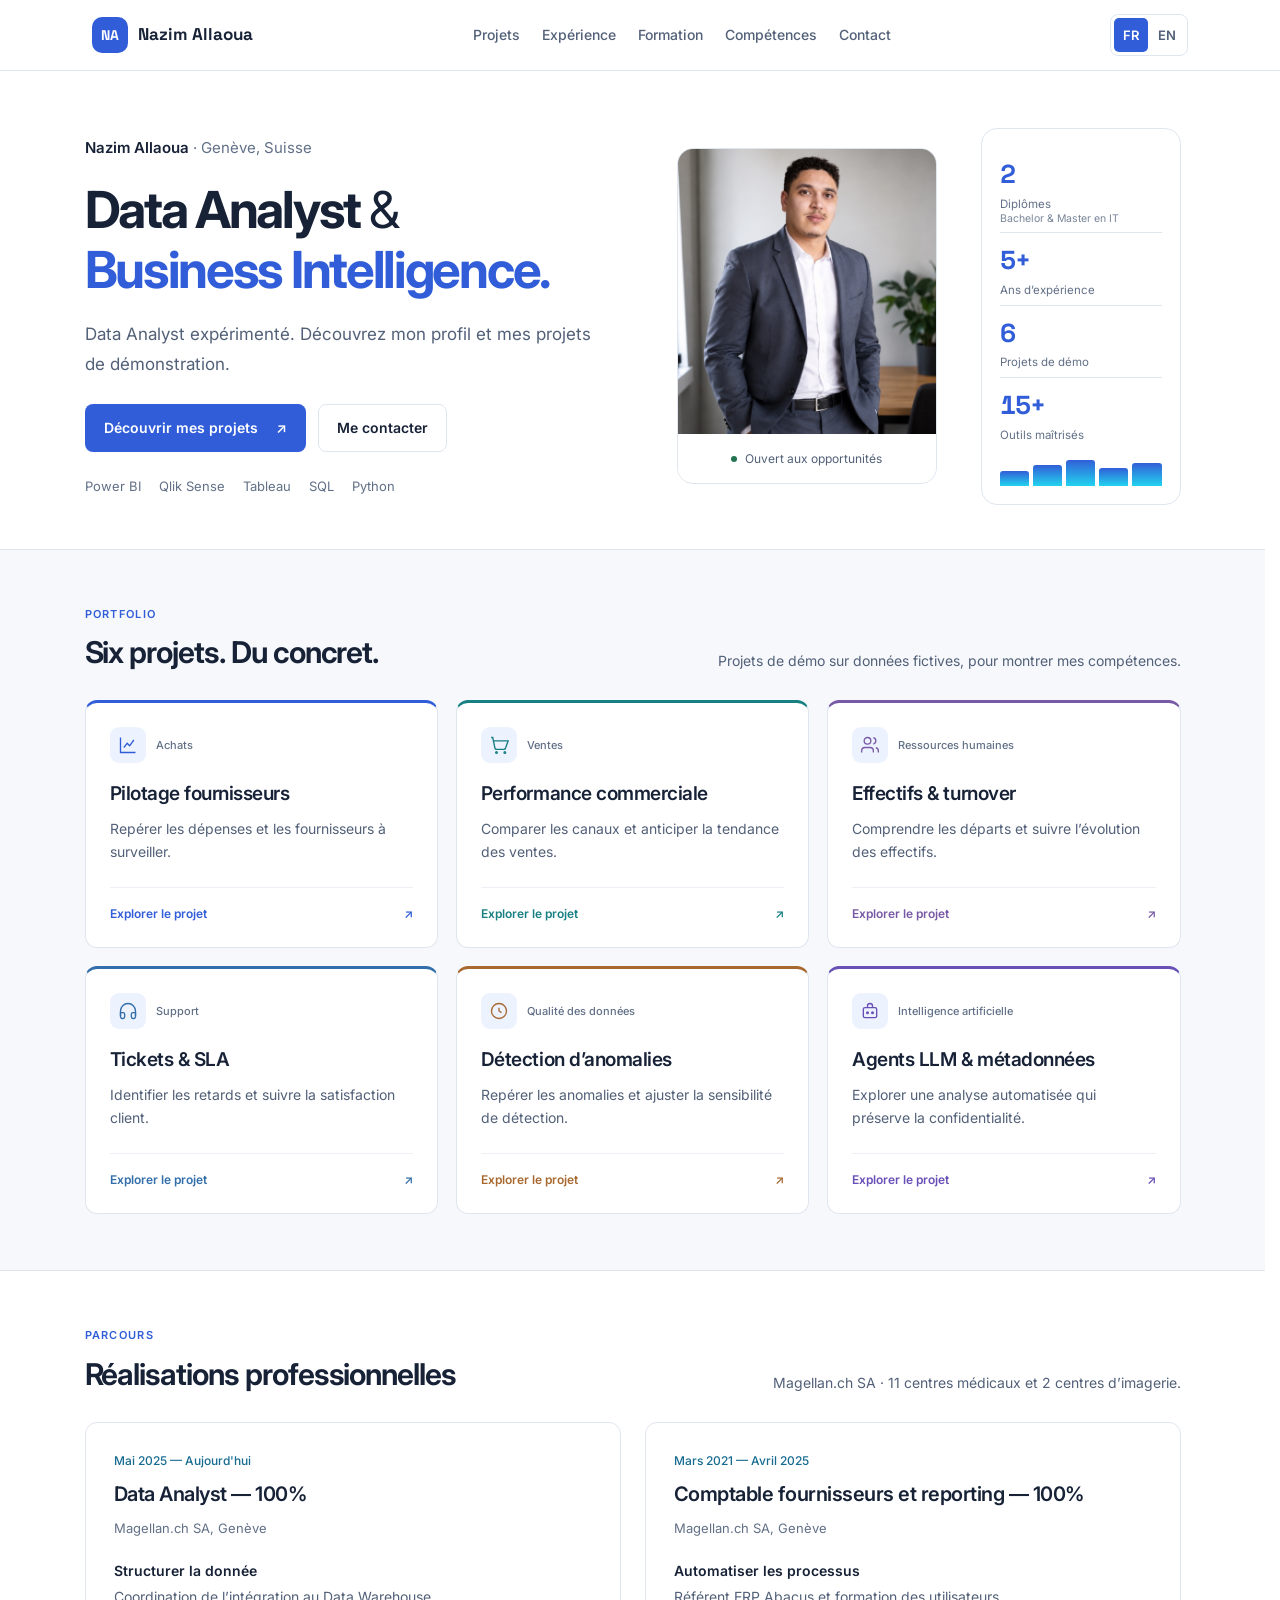
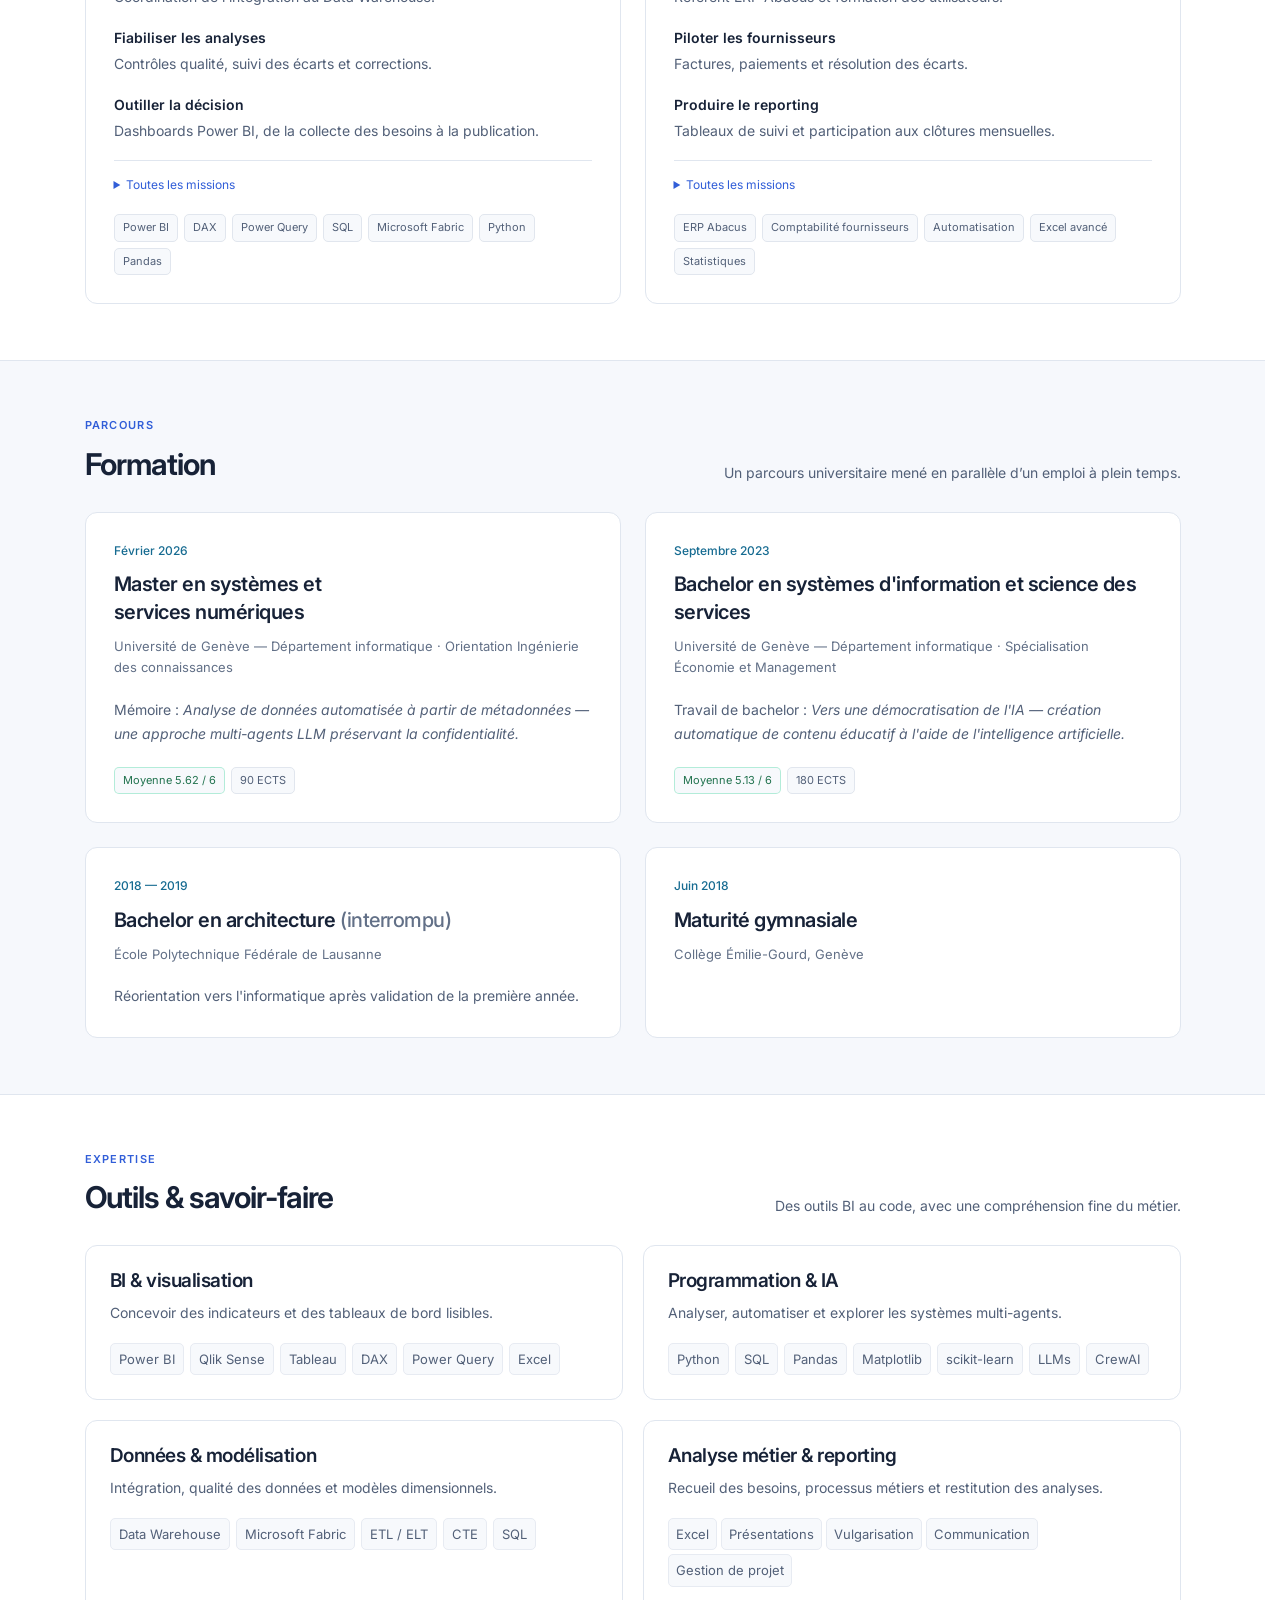
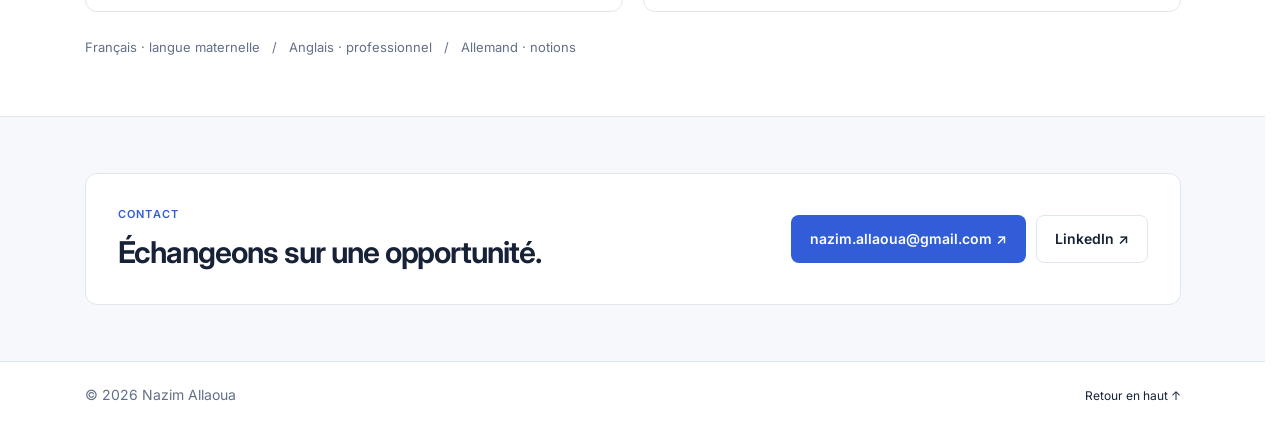
<file: index.html>
<!DOCTYPE html>
<html lang="fr">
<head>
<meta charset="UTF-8">
<meta name="viewport" content="width=device-width, initial-scale=1.0">
<title>Nazim Allaoua — Data Analyst &amp; Business Intelligence</title>
<meta name="description" content="Data Analyst &amp; Business Intelligence à Genève. Master en systèmes et services numériques (UNIGE), spécialisation ingénierie des connaissances. Portfolio et projets data interactifs.">
<link rel="icon" href="data:image/svg+xml,%3Csvg xmlns='http://www.w3.org/2000/svg' viewBox='0 0 64 64'%3E%3Cdefs%3E%3ClinearGradient id='g' x1='0' y1='0' x2='1' y2='1'%3E%3Cstop offset='0' stop-color='%237c8cff'/%3E%3Cstop offset='1' stop-color='%2322d3ee'/%3E%3C/linearGradient%3E%3C/defs%3E%3Crect width='64' height='64' rx='16' fill='url(%23g)'/%3E%3Ctext x='32' y='42' font-family='Arial' font-weight='800' font-size='28' fill='%230a0e17' text-anchor='middle'%3ENA%3C/text%3E%3C/svg%3E">
<link rel="preconnect" href="https://fonts.googleapis.com">
<link rel="preconnect" href="https://fonts.gstatic.com" crossorigin>
<link href="https://fonts.googleapis.com/css2?family=Inter:wght@400;500;600;700&family=Space+Grotesk:wght@500;600;700;800&display=swap" rel="stylesheet">
<link rel="stylesheet" href="css/style.css?v=14">
<link rel="stylesheet" href="css/home.css?v=14">
</head>
<body class="portfolio-home">
<nav class="nav"><div class="container">
<a href="#top" class="brand"><span class="brand-mark">NA</span> Nazim Allaoua</a>
<button class="nav-toggle" aria-label="Menu" aria-expanded="false" aria-controls="main-menu"><span>Menu</span></button>
<ul class="nav-links" id="main-menu"><li><a href="#projets"><span data-en="Projects">Projets</span></a></li><li><a href="#experience"><span data-en="Experience">Expérience</span></a></li><li><a href="#formation"><span data-en="Education">Formation</span></a></li><li><a href="#competences"><span data-en="Skills">Compétences</span></a></li><li><a href="#contact">Contact</a></li></ul>
<div class="nav-actions"><div class="language-switch" role="group" aria-label="Langue / Language"><button type="button" data-lang="fr" aria-pressed="true" aria-label="Français">FR</button><button type="button" data-lang="en" aria-pressed="false" aria-label="English">EN</button></div></div>
</div></nav>
<header id="top" class="home-hero"><div class="container home-intro"><div class="intro-copy"><p class="intro-eyebrow">Nazim Allaoua <span>· <span data-en="Geneva, Switzerland">Genève, Suisse</span></span></p><h1>Data Analyst <span class="amp">&amp;</span><br><span class="blue">Business Intelligence.</span></h1><p class="intro-description"><span data-en="Experienced Data Analyst. Discover my profile and demo projects.">Data Analyst expérimenté. Découvrez mon profil et mes projets de démonstration.</span></p><div class="intro-actions"><a href="#projets" class="btn btn-primary"><span data-en="Explore my projects">Découvrir mes projets</span> <span aria-hidden="true">↗</span></a><a href="#contact" class="btn btn-ghost"><span data-en="Get in touch">Me contacter</span></a></div><div class="intro-stack"><span>Power BI</span><span>Qlik Sense</span><span>Tableau</span><span>SQL</span><span>Python</span></div></div><div class="profile-photo"><img src="assets/portrait-full-700.jpg" srcset="assets/portrait-full-700.jpg 700w, assets/portrait-full-1000.jpg 1000w" sizes="(max-width: 600px) 160px, 280px" alt="Nazim Allaoua" width="1122" height="1402" fetchpriority="high"><div class="photo-label"><span class="availability-dot"></span><span data-en="Open to opportunities">Ouvert aux opportunités</span></div></div><div class="hero-data-strip"><div class="hds-item"><strong data-count="2">0</strong><span data-en="Degrees">Diplômes</span><span class="hds-sub" data-en="Bachelor &amp; Master in IT">Bachelor &amp; Master en IT</span></div><div class="hds-item"><strong data-count="5" data-suffix="+">0</strong><span data-en="Years of experience">Ans d’expérience</span></div><div class="hds-item"><strong data-count="6">0</strong><span data-en="Demo projects">Projets de démo</span></div><div class="hds-item"><strong data-count="15" data-suffix="+">0</strong><span data-en="Tools mastered">Outils maîtrisés</span></div><div class="hds-bars" aria-hidden="true"><i style="--i:0"></i><i style="--i:1"></i><i style="--i:2"></i><i style="--i:3"></i><i style="--i:4"></i></div></div></div></header>
<main>
<section id="projets" class="home-section projects-section"><div class="container"><div class="home-section-head"><div><p class="section-kicker">Portfolio</p><h2><span data-en="Six projects. Practical skills.">Six projets. Du concret.</span></h2></div><p><span data-en="Demo projects on fictional data, showcasing my skills.">Projets de démo sur données fictives, pour montrer mes compétences.</span></p></div><div class="project-grid"><a class="project-tile" href="projects/achats.html"><div class="tile-top"><span class="tile-icon" aria-hidden="true"><svg viewBox="0 0 24 24" fill="none" stroke="currentColor" stroke-width="1.6"><path d="M3 3v18h18"/><path d="M7 15l4-5 3 3 5-7"/></svg></span><span class="tile-category"><span data-en="Purchasing">Achats</span></span></div><h3><span data-en="Supplier management">Pilotage fournisseurs</span></h3><p><span data-en="Identify spending and suppliers that need attention.">Repérer les dépenses et les fournisseurs à surveiller.</span></p><div class="tile-bottom"><span><span data-en="Explore project">Explorer le projet</span></span><span aria-hidden="true">↗</span></div></a><a class="project-tile" href="projects/ventes.html"><div class="tile-top"><span class="tile-icon" aria-hidden="true"><svg viewBox="0 0 24 24" fill="none" stroke="currentColor" stroke-width="1.6"><circle cx="9" cy="21" r="1"/><circle cx="19" cy="21" r="1"/><path d="M2.5 3h2l2.6 12.6a2 2 0 0 0 2 1.6h8.8a2 2 0 0 0 2-1.6L23 7H6"/></svg></span><span class="tile-category"><span data-en="Sales">Ventes</span></span></div><h3><span data-en="Sales performance">Performance commerciale</span></h3><p><span data-en="Compare channels and forecast sales trends.">Comparer les canaux et anticiper la tendance des ventes.</span></p><div class="tile-bottom"><span><span data-en="Explore project">Explorer le projet</span></span><span aria-hidden="true">↗</span></div></a><a class="project-tile" href="projects/rh.html"><div class="tile-top"><span class="tile-icon" aria-hidden="true"><svg viewBox="0 0 24 24" fill="none" stroke="currentColor" stroke-width="1.6"><path d="M16 21v-2a4 4 0 0 0-4-4H6a4 4 0 0 0-4 4v2"/><circle cx="9" cy="7" r="4"/><path d="M22 21v-2a4 4 0 0 0-3-3.87"/><path d="M16 3.13a4 4 0 0 1 0 7.75"/></svg></span><span class="tile-category"><span data-en="Human resources">Ressources humaines</span></span></div><h3><span data-en="Headcount &amp; turnover">Effectifs &amp; turnover</span></h3><p><span data-en="Understand departures and monitor headcount changes.">Comprendre les départs et suivre l’évolution des effectifs.</span></p><div class="tile-bottom"><span><span data-en="Explore project">Explorer le projet</span></span><span aria-hidden="true">↗</span></div></a><a class="project-tile" href="projects/support.html"><div class="tile-top"><span class="tile-icon" aria-hidden="true"><svg viewBox="0 0 24 24" fill="none" stroke="currentColor" stroke-width="1.6"><path d="M3 18v-6a9 9 0 0 1 18 0v6"/><path d="M21 19a2 2 0 0 1-2 2h-1a2 2 0 0 1-2-2v-3a2 2 0 0 1 2-2h3zM3 19a2 2 0 0 0 2 2h1a2 2 0 0 0 2-2v-3a2 2 0 0 0-2-2H3z"/></svg></span><span class="tile-category"><span data-en="Support">Support</span></span></div><h3><span data-en="Tickets &amp; SLAs">Tickets &amp; SLA</span></h3><p><span data-en="Identify delays and monitor customer satisfaction.">Identifier les retards et suivre la satisfaction client.</span></p><div class="tile-bottom"><span><span data-en="Explore project">Explorer le projet</span></span><span aria-hidden="true">↗</span></div></a><a class="project-tile" href="projects/qualite-donnees.html"><div class="tile-top"><span class="tile-icon" aria-hidden="true"><svg viewBox="0 0 24 24" fill="none" stroke="currentColor" stroke-width="1.6"><circle cx="12" cy="12" r="9"/><path d="M12 8v4l3 2"/></svg></span><span class="tile-category"><span data-en="Data quality">Qualité des données</span></span></div><h3><span data-en="Anomaly detection">Détection d’anomalies</span></h3><p><span data-en="Find anomalies and adjust detection sensitivity.">Repérer les anomalies et ajuster la sensibilité de détection.</span></p><div class="tile-bottom"><span><span data-en="Explore project">Explorer le projet</span></span><span aria-hidden="true">↗</span></div></a><a class="project-tile" href="projects/ia.html"><div class="tile-top"><span class="tile-icon" aria-hidden="true"><svg viewBox="0 0 24 24" fill="none" stroke="currentColor" stroke-width="1.6"><rect x="4" y="8" width="16" height="12" rx="2"/><path d="M9 8V6a3 3 0 0 1 6 0v2"/><circle cx="9" cy="14" r="1"/><circle cx="15" cy="14" r="1"/></svg></span><span class="tile-category"><span data-en="Artificial intelligence">Intelligence artificielle</span></span></div><h3><span data-en="LLM agents &amp; metadata">Agents LLM &amp; métadonnées</span></h3><p><span data-en="Explore automated analysis that preserves privacy.">Explorer une analyse automatisée qui préserve la confidentialité.</span></p><div class="tile-bottom"><span><span data-en="Explore project">Explorer le projet</span></span><span aria-hidden="true">↗</span></div></a></div></div></section>
<section id="experience" class="home-section resume-section">
  <div class="container">
<div class="home-section-head"><div><p class="section-kicker"><span data-en="Background">Parcours</span></p><h2><span data-en="Professional contributions">Réalisations professionnelles</span></h2></div><p><span data-en="Magellan.ch SA · 11 medical centres and 2 imaging centres.">Magellan.ch SA · 11 centres médicaux et 2 centres d’imagerie.</span></p></div>
    <div class="resume-grid">
      <div class="tl-item">
        <div class="tl-dot"></div>
        <div class="tl-head"><h3>Data Analyst — 100%</h3><span class="tl-period">Mai 2025 — Aujourd'hui</span></div>
        <div class="tl-org">Magellan.ch SA, Genève</div>
        <ul class="achievement-list"><li><strong><span data-en="Structure data">Structurer la donnée</span></strong><span><span data-en="Coordinating integration into the data warehouse.">Coordination de l’intégration au Data Warehouse.</span></span></li><li><strong><span data-en="Improve reliability">Fiabiliser les analyses</span></strong><span><span data-en="Quality checks, discrepancy tracking and corrections.">Contrôles qualité, suivi des écarts et corrections.</span></span></li><li><strong><span data-en="Support decisions">Outiller la décision</span></strong><span><span data-en="Power BI dashboards, from requirements to publishing.">Dashboards Power BI, de la collecte des besoins à la publication.</span></span></li></ul><details class="mission-details"><summary><span data-en="All responsibilities">Toutes les missions</span></summary><ul>
          <li>Coordination de l'intégration des données dans le Data Warehouse</li>
          <li>Contrôle qualité des données : exactitude, complétude et mise à jour</li>
          <li>Suivi et mise en place des corrections nécessaires</li>
          <li>Conception de tableaux de bord Power BI : recueil des besoins, connexion aux sources (DW, Excel…), nettoyage via Power Query, indicateurs DAX, conception UX, publication et gestion des accès via Power BI Service</li>
          <li>Analyses Excel ponctuelles réalisées à la demande de la Direction</li>
        </ul></details>
        <div class="tl-badges"><span class="badge">Power BI</span><span class="badge">DAX</span><span class="badge">Power Query</span><span class="badge">SQL</span><span class="badge">Microsoft Fabric</span><span class="badge">Python</span><span class="badge">Pandas</span></div>
      </div>
      <div class="tl-item">
        <div class="tl-dot"></div>
        <div class="tl-head"><h3>Comptable fournisseurs et reporting — 100%</h3><span class="tl-period">Mars 2021 — Avril 2025</span></div>
        <div class="tl-org">Magellan.ch SA, Genève</div>
        <ul class="achievement-list"><li><strong><span data-en="Automate processes">Automatiser les processus</span></strong><span><span data-en="Abacus ERP key user and user training.">Référent ERP Abacus et formation des utilisateurs.</span></span></li><li><strong><span data-en="Manage suppliers">Piloter les fournisseurs</span></strong><span><span data-en="Invoices, payments and discrepancy resolution.">Factures, paiements et résolution des écarts.</span></span></li><li><strong><span data-en="Deliver reporting">Produire le reporting</span></strong><span><span data-en="Monitoring dashboards and month-end closing support.">Tableaux de suivi et participation aux clôtures mensuelles.</span></span></li></ul><details class="mission-details"><summary><span data-en="All responsibilities">Toutes les missions</span></summary><ul>
          <li>Gestion complète du cycle de comptabilité fournisseurs (factures, commandes, contrats, paiements)</li>
          <li>Gestion des rappels, échéances et paiements fournisseurs dans les délais</li>
          <li>Suivi des fournisseurs, résolution des écarts et traitement des litiges de facturation</li>
          <li>Répondant ERP Abacus : automatisation des processus et formation des utilisateurs</li>
          <li>Rationalisation et digitalisation des processus internes</li>
          <li>Participation aux bouclements mensuels et production de tableaux de bord de suivi</li>
        </ul></details>
        <div class="tl-badges"><span class="badge">ERP Abacus</span><span class="badge">Comptabilité fournisseurs</span><span class="badge">Automatisation</span><span class="badge">Excel avancé</span><span class="badge">Statistiques</span></div>
      </div>
    </div>
  </div>
</section>

<section id="formation" class="home-section resume-section">
  <div class="container">
<div class="home-section-head"><div><p class="section-kicker"><span data-en="Background">Parcours</span></p><h2><span data-en="Education">Formation</span></h2></div><p><span data-en="University studies completed alongside full-time employment.">Un parcours universitaire mené en parallèle d’un emploi à plein temps.</span></p></div>
    <div class="resume-grid">
      <div class="tl-item">
        <div class="tl-dot"></div>
        <div class="tl-head"><h3>Master en systèmes et<br>services numériques</h3><span class="tl-period">Février 2026</span></div>
        <div class="tl-org">Université de Genève — Département informatique · Orientation Ingénierie des connaissances</div>
        <p style="margin-bottom:10px">Mémoire : <em>Analyse de données automatisée à partir de métadonnées — une approche multi-agents LLM préservant la confidentialité.</em></p>
        <div class="tl-badges"><span class="badge grade">Moyenne 5.62 / 6</span><span class="badge">90 ECTS</span></div>
      </div>
      <div class="tl-item">
        <div class="tl-dot"></div>
        <div class="tl-head"><h3>Bachelor en systèmes d'information et science des services</h3><span class="tl-period">Septembre 2023</span></div>
        <div class="tl-org">Université de Genève — Département informatique · Spécialisation Économie et Management</div>
        <p style="margin-bottom:10px">Travail de bachelor : <em>Vers une démocratisation de l'IA — création automatique de contenu éducatif à l'aide de l'intelligence artificielle.</em></p>
        <div class="tl-badges"><span class="badge grade">Moyenne 5.13 / 6</span><span class="badge">180 ECTS</span></div>
      </div>
      <div class="tl-item">
        <div class="tl-dot"></div>
        <div class="tl-head"><h3>Bachelor en architecture <span style="color:var(--text-faint); font-weight:500;">(interrompu)</span></h3><span class="tl-period">2018 — 2019</span></div>
        <div class="tl-org">École Polytechnique Fédérale de Lausanne</div>
        <p style="margin:0">Réorientation vers l'informatique après validation de la première année.</p>
      </div>
      <div class="tl-item">
        <div class="tl-dot"></div>
        <div class="tl-head"><h3>Maturité gymnasiale</h3><span class="tl-period">Juin 2018</span></div>
        <div class="tl-org">Collège Émilie-Gourd, Genève</div>
      </div>
    </div>
  </div>
</section>
<section id="competences" class="home-section"><div class="container"><div class="home-section-head"><div><p class="section-kicker">Expertise</p><h2><span data-en="Tools &amp; expertise">Outils &amp; savoir-faire</span></h2></div><p><span data-en="BI tools, code, and a sharp grasp of the business.">Des outils BI au code, avec une compréhension fine du métier.</span></p></div><div class="skill-grid skills-focused"><div class="skill-cat"><h3><span data-en="BI &amp; visualisation">BI &amp; visualisation</span></h3><p><span data-en="Design clear indicators and dashboards.">Concevoir des indicateurs et des tableaux de bord lisibles.</span></p><div class="chip-row"><span class="chip">Power BI</span><span class="chip">Qlik Sense</span><span class="chip">Tableau</span><span class="chip">DAX</span><span class="chip">Power Query</span><span class="chip">Excel</span></div></div><div class="skill-cat"><h3><span data-en="Programming &amp; AI">Programmation &amp; IA</span></h3><p><span data-en="Analyse, automate and explore multi-agent systems.">Analyser, automatiser et explorer les systèmes multi-agents.</span></p><div class="chip-row"><span class="chip">Python</span><span class="chip">SQL</span><span class="chip">Pandas</span><span class="chip">Matplotlib</span><span class="chip">scikit-learn</span><span class="chip">LLMs</span><span class="chip">CrewAI</span></div></div><div class="skill-cat"><h3><span data-en="Data &amp; modelling">Données &amp; modélisation</span></h3><p><span data-en="Integration, data quality and dimensional models.">Intégration, qualité des données et modèles dimensionnels.</span></p><div class="chip-row"><span class="chip">Data Warehouse</span><span class="chip">Microsoft Fabric</span><span class="chip">ETL / ELT</span><span class="chip">CTE</span><span class="chip">SQL</span></div></div><div class="skill-cat"><h3><span data-en="Business analysis &amp; reporting">Analyse métier &amp; reporting</span></h3><p><span data-en="Requirements gathering, business processes and communicating findings.">Recueil des besoins, processus métiers et restitution des analyses.</span></p><div class="chip-row chip-row-tight"><span class="chip">Excel</span><span class="chip"><span data-en="Presentations">Présentations</span></span><span class="chip"><span data-en="Simplifying complex topics">Vulgarisation</span></span><span class="chip">Communication</span><span class="chip"><span data-en="Project management">Gestion de projet</span></span></div></div></div><p class="language-note"><span data-en="French · native &amp;nbsp; / &amp;nbsp; English · professional &amp;nbsp; / &amp;nbsp; German · basic">Français · langue maternelle &nbsp; / &nbsp; Anglais · professionnel &nbsp; / &nbsp; Allemand · notions</span></p></div></section>
<section id="contact" class="home-section"><div class="container"><div class="contact-banner"><div><p class="section-kicker">Contact</p><h2><span data-en="Let’s discuss an opportunity.">Échangeons sur une opportunité.</span></h2></div><div class="contact-buttons"><a class="btn btn-primary" href="mailto:nazim.allaoua@gmail.com">nazim.allaoua@gmail.com ↗</a><a class="btn btn-ghost" href="https://www.linkedin.com/in/nazim-allaoua" target="_blank" rel="noopener">LinkedIn ↗</a></div></div></div></section>
</main>
<footer><div class="container"><p>© 2026 Nazim Allaoua</p><a href="#top"><span data-en="Back to top ↑">Retour en haut ↑</span></a></div></footer>
<script src="js/translations.js?v=14"></script><script src="js/i18n.js?v=14"></script><script src="js/main.js?v=14"></script></body></html>
</file>
<file: css/style.css>
/* ==========================================================================
   ALLAOUA Nazim — Portfolio — Design system
   ========================================================================== */

:root {
  --bg: #ffffff;
  --bg-alt: #f5f7fb;
  --surface: #ffffff;
  --surface-strong: #eef2f8;
  --border: #e0e6ef;
  --border-strong: #c6d0e0;
  --text: #172237;
  --text-dim: #526078;
  --text-faint: #627087;
  --accent: #315ed8;
  --accent-2: #166b91;
  --accent-3: #7953b4;
  --good: #22734f;
  --warn: #926415;
  --bad: #ba414b;
  --radius: 16px;
  --radius-sm: 10px;
  --shadow: 0 20px 60px -20px rgba(0, 0, 0, 0.6);
  --maxw: 1180px;
  --grad: linear-gradient(120deg, var(--accent) 0%, var(--accent-2) 60%, var(--accent-3) 120%);
}

* { box-sizing: border-box; }
html { scroll-behavior: smooth; scrollbar-gutter: stable; }

body {
  margin: 0;
  background: var(--bg);
  color: var(--text);
  font-family: "Inter", -apple-system, BlinkMacSystemFont, "Segoe UI", sans-serif;
  font-size: 16px;
  line-height: 1.6;
  -webkit-font-smoothing: antialiased;
  overflow-x: hidden;
}

body::before {
  content: "";
  position: fixed;
  inset: 0;
  z-index: -2;
  background:
    radial-gradient(60vw 60vw at 85% -10%, rgba(124, 140, 255, 0.16), transparent 60%),
    radial-gradient(50vw 50vw at -10% 20%, rgba(34, 211, 238, 0.10), transparent 60%),
    var(--bg);
}

body::after {
  content: "";
  position: fixed;
  inset: 0;
  z-index: -1;
  background-image:
    linear-gradient(rgba(255, 255, 255, 0.028) 1px, transparent 1px),
    linear-gradient(90deg, rgba(255, 255, 255, 0.028) 1px, transparent 1px);
  background-size: 42px 42px;
  mask-image: radial-gradient(80% 60% at 50% 0%, black, transparent 90%);
}

h1, h2, h3, h4 {
  font-family: "Space Grotesk", "Inter", sans-serif;
  font-weight: 600;
  line-height: 1.15;
  margin: 0 0 .5em;
  letter-spacing: -0.01em;
}

p { margin: 0 0 1em; color: var(--text-dim); }
a { color: inherit; text-decoration: none; }
img { max-width: 100%; display: block; }
ul { margin: 0; padding: 0; list-style: none; }

.container {
  max-width: var(--maxw);
  margin: 0 auto;
  padding: 0 28px;
}

section { position: relative; padding: 54px 0; }
/* Ancres : compense la hauteur de la nav fixe pour que le titre de section reste visible */
[id] { scroll-margin-top: 20px; }
section.tight { padding: 44px 0; }

.eyebrow {
  display: inline-flex;
  align-items: center;
  gap: 10px;
  font-size: 21px;
  font-weight: 700;
  letter-spacing: 0.05em;
  text-transform: uppercase;
  color: var(--accent-2);
  margin-bottom: 16px;
}
.eyebrow::before {
  content: "";
  width: 30px;
  height: 2px;
  background: var(--grad);
  border-radius: 2px;
}

.section-head { max-width: 620px; margin-bottom: 30px; }
.section-head h2 { font-size: clamp(20px, 2.4vw, 26px); font-weight: 500; color: var(--text); }
.section-head p { font-size: 17px; }

/* ---------- Buttons ---------- */
.btn {
  display: inline-flex;
  align-items: center;
  gap: 8px;
  padding: 12px 22px;
  border-radius: 999px;
  font-weight: 600;
  font-size: 15.5px;
  border: 1px solid var(--border-strong);
  background: var(--surface);
  color: var(--text);
  cursor: pointer;
  transition: transform .18s ease, border-color .18s ease, background .18s ease, box-shadow .18s ease;
  white-space: nowrap;
}
.btn:hover { transform: translateY(-2px); border-color: var(--accent); box-shadow: 0 10px 30px -12px rgba(124,140,255,.5); }
.btn-primary {
  background: var(--grad);
  border-color: transparent;
  color: #0a0e17;
}
.btn-primary:hover { box-shadow: 0 12px 34px -10px rgba(124,140,255,.6); }
.btn-ghost { background: transparent; }
.btn-sm { padding: 8px 16px; font-size: 14px; }

/* ---------- Nav ---------- */
.nav {
  position: fixed;
  top: 0; left: 0; right: 0;
  z-index: 100;
  padding: 16px 0;
  transition: background .25s ease, border-color .25s ease, padding .25s ease;
  border-bottom: 1px solid transparent;
}
.nav.scrolled {
  background: rgba(9, 12, 20, 0.78);
  backdrop-filter: blur(14px) saturate(140%);
  border-bottom: 1px solid var(--border);
  padding: 12px 0;
}
.nav .container { display: flex; align-items: center; justify-content: space-between; gap: 20px; }
.brand { display: flex; align-items: center; gap: 10px; font-family: "Space Grotesk", sans-serif; font-weight: 700; font-size: 17px; white-space: nowrap; flex-shrink: 0; }
@media (max-width: 1100px) { .nav-links { gap: 20px; } .nav-links a { font-size: 14.5px; } }
.brand-mark {
  width: 36px; height: 36px; border-radius: 10px;
  background: var(--grad);
  display: flex; align-items: center; justify-content: center;
  color: #0a0e17; font-weight: 800; font-size: 14px;
}
.nav-links { display: flex; align-items: center; gap: 30px; }
.nav-links a { font-size: 15.5px; color: var(--text-dim); font-weight: 500; transition: color .15s ease; position: relative; }
.nav-links a:hover { color: var(--text); }
.nav-links a.active { color: var(--text); }
.nav-links a.active::after {
  content: ""; position: absolute; left: 0; right: 0; bottom: -8px; height: 2px;
  background: var(--grad); border-radius: 2px;
}
.nav-actions { display: flex; align-items: center; gap: 12px; }
.nav-toggle { display: none; }
/* « Contact » est redondant avec le bouton « Me contacter » sur desktop ;
   on ne le garde que dans le menu mobile, où le bouton est masqué */
.nav-contact { display: none; }
@media (max-width: 860px) { .nav-contact { display: block; } }

@media (max-width: 860px) {
  .nav-links { position: fixed; top: 66px; left: 16px; right: 16px; flex-direction: column; align-items: stretch; gap: 4px;
    background: rgba(13,18,32,.97); border: 1px solid var(--border); border-radius: var(--radius); padding: 12px; backdrop-filter: blur(16px);
    box-shadow: var(--shadow);
    transform: translateY(-12px); opacity: 0; pointer-events: none; transition: all .2s ease; }
  .nav-links.open { transform: translateY(0); opacity: 1; pointer-events: auto; }
  .nav-links a { padding: 13px 14px; border-radius: 9px; font-size: 15.5px; }
  .nav-links a:hover { background: var(--surface); }
  .nav-links a.active { background: var(--surface); color: var(--accent-2); }
  .nav-links a.active::after { left: 0; right: auto; top: 8px; bottom: 8px; width: 3px; height: auto; border-radius: 2px; }
  .nav-links .nav-contact { margin-top: 8px; padding-top: 12px; border-top: 1px solid var(--border); }
  .nav-links .nav-cta {
    display: flex; align-items: center; justify-content: center; gap: 8px;
    background: var(--grad); color: #0a0e17; font-weight: 700; text-align: center;
    box-shadow: 0 10px 26px -12px rgba(124,140,255,.55);
  }
  .nav-links .nav-cta:hover { background: var(--grad); opacity: .92; }
  .nav-links .nav-cta.active { background: var(--grad); color: #0a0e17; }
  .nav-links .nav-cta.active::after { display: none; }
  .nav-toggle {
    display: flex; align-items: center; gap: 8px; height: 40px; padding: 0 16px;
    border-radius: 999px; border: 1px solid var(--border-strong); background: var(--surface);
    color: var(--text); font-family: inherit; font-size: 14px; font-weight: 600; cursor: pointer;
    transition: border-color .15s ease, background .15s ease, color .15s ease;
  }
  .nav-toggle:hover { border-color: var(--accent); color: var(--text); }
  .nav-toggle.open { background: var(--surface-strong); border-color: var(--accent); color: var(--accent-2); }
  .nav-actions { display: none; }
}

/* ---------- Hero ---------- */
.hero { padding: 122px 0 40px; }
.hero-grid { display: grid; grid-template-columns: 1fr 1fr; gap: 60px; align-items: start; }
.hero-tag {
  display: inline-flex; align-items: center; gap: 8px; padding: 6px 14px 6px 8px;
  border: 1px solid var(--border-strong); border-radius: 999px; font-size: 14.5px; color: var(--text-dim);
  background: var(--surface); margin-bottom: 22px;
}
.hero-tag .dot { width: 8px; height: 8px; border-radius: 50%; background: var(--good); box-shadow: 0 0 0 3px rgba(52,211,153,.18); }
.hero h1 { font-size: clamp(34px, 5vw, 58px); }
.hero h1 .grad { background: var(--grad); -webkit-background-clip: text; background-clip: text; color: transparent; }
.hero-lead { font-size: 19px; max-width: 560px; }
.hero-cta { display: flex; gap: 14px; flex-wrap: wrap; margin-top: 30px; }

.hero-card {
  position: relative;
  display: flex; flex-direction: column;
  min-height: 0;
}
.hero-photo-frame {
  position: relative;
  align-self: center;
  width: fit-content; max-width: 100%;
  flex: 1; min-height: 0;
  border-radius: 28px 28px 0 0;
  overflow: hidden;
}
.hero-photo { height: 100%; width: auto; max-width: 100%; display: block; }
.hero-card-body {
  position: relative;
  display: flex; flex-direction: column; align-items: center; text-align: center;
  padding: 28px 40px 40px; flex-shrink: 0;
  border-radius: 28px;
  border: 1px solid var(--border);
  background: linear-gradient(160deg, var(--surface-strong), var(--surface));
  box-shadow: var(--shadow);
  overflow: hidden;
}
.hero-card-body::before {
  content: ""; position: absolute; inset: -1px; border-radius: 28px; padding: 1px;
  background: var(--grad); opacity: .35;
  -webkit-mask: linear-gradient(#000 0 0) content-box, linear-gradient(#000 0 0);
  -webkit-mask-composite: xor; mask-composite: exclude; pointer-events: none;
  z-index: 2; pointer-events: none;
}
.hero-card h3 { font-size: 28px; margin-bottom: 10px; }
.hero-card .role {
  display: inline-flex; color: var(--accent-2); font-size: 15.5px; font-weight: 600;
  background: rgba(34,211,238,.08); border: 1px solid rgba(34,211,238,.25);
  padding: 6px 16px; border-radius: 999px; margin-bottom: 30px;
}
.hero-stats { display: flex; width: 100%; margin-top: auto; padding-top: 28px; border-top: 1px solid var(--border); }
.hero-stat { flex: 1; display: flex; flex-direction: column; align-items: center; gap: 6px; padding: 0 8px; position: relative; }
.hero-stat + .hero-stat::before { content: ""; position: absolute; left: 0; top: 2px; bottom: 2px; width: 1px; background: var(--border); }
.hero-stat strong { font-family: "Space Grotesk", sans-serif; font-size: 26px; }
.hero-stat span { font-size: 13px; color: var(--text-faint); line-height: 1.35; }

/* ---------- Cards / grids ---------- */
.grid-2 { display: grid; grid-template-columns: repeat(2, 1fr); gap: 22px; }
.grid-3 { display: grid; grid-template-columns: repeat(3, 1fr); gap: 22px; }
.grid-4 { display: grid; grid-template-columns: repeat(4, 1fr); gap: 18px; }

.card {
  background: var(--surface);
  border: 1px solid var(--border);
  border-radius: var(--radius);
  padding: 26px;
  transition: transform .26s cubic-bezier(.2,.7,.2,1), border-color .26s ease, background .26s ease;
  will-change: transform;
}
.card:hover { transform: translateY(-4px); border-color: var(--border-strong); background: var(--surface-strong); }
.project-details .card:hover { transform: none; background: transparent; border-color: transparent; }
.card .icon { width: 44px; height: 44px; border-radius: 12px; display: flex; align-items: center; justify-content: center; background: var(--surface-strong); border: 1px solid var(--border); margin-bottom: 16px; color: var(--accent-2); }
.card h3 { font-size: 18px; margin-bottom: 8px; }
.card p { font-size: 15.5px; margin-bottom: 0; }

/* ---------- About ---------- */
.about-grid { display: grid; grid-template-columns: 1fr 1fr; gap: 54px; align-items: center; }
.about-grid h2 { font-size: clamp(20px, 2.4vw, 26px); font-weight: 500; color: var(--text); }
.about-lead { font-size: 18px; color: var(--text); }
.about-points { display: grid; gap: 16px; margin-top: 26px; }
.about-point { display: flex; gap: 14px; }
.about-point .num { font-family: "Space Grotesk", sans-serif; font-weight: 700; color: var(--accent-2); font-size: 15px; padding-top: 2px; }
.about-point h4 { font-size: 16px; margin-bottom: 4px; }
.about-point p { font-size: 15px; margin: 0; }

/* ---------- Timeline (experience / education) ---------- */
.timeline { position: relative; padding-left: 34px; }
.timeline::before { content: ""; position: absolute; left: 7px; top: 6px; bottom: 6px; width: 2px; background: linear-gradient(var(--accent), transparent); }
.tl-item { position: relative; padding-bottom: 42px; }
.tl-item:last-child { padding-bottom: 0; }
.tl-dot { position: absolute; left: -34px; top: 4px; width: 16px; height: 16px; border-radius: 50%; background: var(--bg); border: 2px solid var(--accent-2); box-shadow: 0 0 0 4px rgba(34,211,238,.12); }
.tl-item.dim .tl-dot { border-color: var(--text-faint); box-shadow: none; }
.tl-head { display: flex; justify-content: space-between; align-items: baseline; gap: 14px; flex-wrap: wrap; margin-bottom: 6px; }
.tl-head h3 { font-size: 19.5px; margin: 0; }
.tl-period { font-size: 14px; color: var(--accent-2); font-weight: 600; white-space: nowrap; }
.tl-org { font-size: 15px; color: var(--text-faint); margin-bottom: 12px; }
.tl-item ul { display: grid; gap: 8px; }
.tl-item li { font-size: 15.5px; color: var(--text-dim); padding-left: 18px; position: relative; }
.tl-item li::before { content: ""; position: absolute; left: 0; top: 9px; width: 6px; height: 6px; border-radius: 50%; background: var(--accent); }
.tl-badges { display: flex; gap: 8px; flex-wrap: wrap; margin-top: 12px; }
.badge { font-size: 13px; padding: 4px 10px; border-radius: 999px; border: 1px solid var(--border-strong); color: var(--text-dim); background: var(--surface); }
.badge.grade { color: var(--good); border-color: rgba(52,211,153,.35); }

/* ---------- Skills ---------- */
.skill-cat { margin-bottom: 6px; }
.skill-cat h4 { font-size: 15.5px; color: var(--text); margin-bottom: 12px; display: flex; align-items: center; gap: 8px; }
.skill-cat h4::before { content: ""; width: 8px; height: 8px; border-radius: 2px; background: var(--grad); }
.chip-row { display: flex; flex-wrap: wrap; gap: 8px; margin-bottom: 26px; }
.chip { font-size: 14px; padding: 7px 13px; border-radius: 8px; background: var(--surface); border: 1px solid var(--border); color: var(--text-dim); transition: all .15s ease; }
.chip:hover { border-color: var(--accent); color: var(--text); background: var(--surface-strong); }
.lang-row { display: flex; justify-content: space-between; margin-bottom: 14px; font-size: 15px; }
.lang-row span:last-child { color: var(--text-faint); font-size: 13.5px; }

/* ---------- Projects ---------- */
.proj-card {
  border-radius: 20px;
  border: 1px solid var(--border);
  background: linear-gradient(180deg, var(--surface-strong), var(--surface));
  overflow: hidden;
  display: flex; flex-direction: column;
  transition: transform .28s cubic-bezier(.2,.7,.2,1), border-color .28s ease, box-shadow .28s ease;
  will-change: transform;
}
.proj-card:hover { transform: translateY(-6px); border-color: var(--border-strong); box-shadow: 0 18px 40px -18px rgba(0,0,0,.6); }
.proj-thumb { height: 150px; position: relative; display: flex; align-items: center; justify-content: center; overflow: hidden; }
.proj-thumb .glow { position: absolute; inset: -40%; opacity: .55; filter: blur(30px); }
.proj-thumb svg { position: relative; z-index: 1; width: 56px; height: 56px; color: var(--text); }
.proj-body { padding: 22px 24px 26px; display: flex; flex-direction: column; gap: 12px; flex: 1; }
.proj-body h3 { font-size: 18px; margin: 0; white-space: nowrap; overflow: hidden; text-overflow: ellipsis; }
.proj-body p { font-size: 15px; margin: 0; }
.proj-tags { display: flex; flex-wrap: wrap; gap: 6px; margin-top: 2px; }
.proj-tags span { font-size: 12.5px; padding: 3px 9px; border-radius: 6px; background: rgba(255,255,255,.05); color: var(--text-faint); border: 1px solid var(--border); }
.proj-link { margin-top: auto; display: inline-flex; align-items: center; gap: 6px; color: var(--accent-2); font-weight: 600; font-size: 15px; padding-top: 6px; }
.proj-link svg { width: 15px; height: 15px; transition: transform .2s ease; }
.proj-card:hover .proj-link svg { transform: translateX(4px); }

/* ---------- Contact ---------- */
.contact-box {
  border-radius: 24px; border: 1px solid var(--border);
  background: linear-gradient(135deg, rgba(124,140,255,.12), rgba(34,211,238,.06));
  padding: 60px 50px; text-align: center;
}
.contact-box h2 { font-size: clamp(26px, 4vw, 38px); margin-bottom: 14px; }
.contact-box p { max-width: 520px; margin: 0 auto 30px; font-size: 17px; }
.contact-actions { display: flex; gap: 14px; justify-content: center; flex-wrap: wrap; }

footer { padding: 40px 0; border-top: 1px solid var(--border); }
footer .container { display: flex; justify-content: space-between; align-items: center; flex-wrap: wrap; gap: 12px; }
footer p { margin: 0; font-size: 14px; color: var(--text-faint); }
footer .foot-links { display: flex; flex-wrap: wrap; gap: 8px 18px; }
footer .foot-links a { font-size: 14px; color: var(--text-faint); }
footer .foot-links a:hover { color: var(--text-dim); }

/* ---------- Reveal animation ---------- */
.reveal { opacity: 0; transform: translateY(22px); transition: opacity .7s ease, transform .7s ease; }
.reveal.in { opacity: 1; transform: translateY(0); }
/* La hauteur de la carte photo suit le bloc de texte : toute resynchronisation est lissée */
.hero-card.reveal { transition: opacity .7s ease, transform .7s ease, height .3s ease; }
/* .reveal-stagger : l'apparition est portée par le parent ; pas de délai sur les enfants (il retarderait aussi le survol) */
.reveal-stagger > * { transition-delay: 0s; }

/* ==========================================================================
   Project / Dashboard pages
   ========================================================================== */
.proj-hero { padding: 136px 0 24px; }
/* Hero projet : titre → badges de thèmes → cartes Approche / Démontre → onglets → panneau actif, à 24px d'écart */
.proj-hero .explain-grid { margin-top: 24px; }
.proj-hero + section.tight { padding-top: 0; }

/* Onglets de navigation interne (Analyse / Modèle de données / Exemple de code).
   Volontairement différents du menu principal (onglets à fond, coins arrondis en haut,
   pas de dégradé permanent) et fixés sous la nav pendant le scroll dans un panneau. */
.proj-tabs {
  position: sticky; top: 65px; z-index: 20;
  display: flex; flex-wrap: wrap; gap: 6px;
  margin-top: 24px; padding-top: 10px;
  background: var(--bg);
  border-bottom: 1px solid var(--border);
}
.proj-tabs a {
  font-size: 13px; font-weight: 600; text-transform: uppercase; letter-spacing: .04em;
  color: var(--text-faint); padding: 10px 18px; border-radius: 9px 9px 0 0;
  background: transparent; border: 1px solid transparent; border-bottom: none;
  transition: color .15s ease, background .15s ease, border-color .15s ease;
}
.proj-tabs a:hover { color: var(--text-dim); background: var(--surface); }
.proj-tabs a.active {
  color: var(--accent-2); background: var(--surface-strong);
  border-color: var(--border); border-bottom: none; margin-bottom: -1px;
}
.tab-panel { margin-top: 24px; }
.tab-panel.subsection { margin-top: 24px; }
.tab-panel[hidden] { display: none; }
.breadcrumb { display: flex; align-items: center; gap: 8px; font-size: 14.5px; color: var(--text-faint); margin-bottom: 22px; }
.breadcrumb a { color: var(--text-dim); }
.breadcrumb a:hover { color: var(--accent-2); }
.disclaimer {
  display: flex; align-items: center; gap: 8px; font-size: 13.5px; padding: 7px 13px;
  border-radius: 999px; border: 1px solid rgba(251,191,36,.35); color: var(--warn); background: rgba(251,191,36,.08);
  width: fit-content; margin-bottom: 10px;
}
.disclaimer + .disclaimer { margin-top: 0; margin-bottom: 20px; }
.proj-hero h1 { font-size: clamp(28px, 4vw, 42px); max-width: 780px; }
.proj-hero .lead { font-size: 17.5px; max-width: 720px; }
.skills-demo { display: flex; flex-wrap: wrap; gap: 10px; margin-top: 24px; }
.skills-demo span { font-size: 13.5px; padding: 6px 12px; border-radius: 8px; background: var(--surface); border: 1px solid var(--border); color: var(--text-dim); }

.dash {
  border-radius: 22px; border: 1px solid var(--border); background: var(--surface);
  padding: 26px; margin-top: 10px;
}
.filter-bar { display: flex; gap: 14px; flex-wrap: wrap; align-items: flex-end; padding-bottom: 22px; margin-bottom: 24px; border-bottom: 1px solid var(--border); }
.field { display: flex; flex-direction: column; gap: 6px; min-width: 168px; flex: 1; }
.field label { font-size: 12px; font-weight: 600; color: var(--text-faint); text-transform: uppercase; letter-spacing: .06em; }
.field select, .field input[type="text"] {
  appearance: none; -webkit-appearance: none;
  background: var(--surface); border: 1px solid var(--border); color: var(--text);
  padding: 10px 12px; border-radius: 10px; font-size: 14.5px; font-family: inherit; outline: none;
  transition: border-color .15s ease, box-shadow .15s ease, background .15s ease;
  min-width: 0; width: 100%;
}
.field select {
  cursor: pointer; padding-right: 34px;
  background-image: url("data:image/svg+xml,%3Csvg xmlns='http://www.w3.org/2000/svg' width='12' height='12' viewBox='0 0 24 24' fill='none' stroke='%23a4acc2' stroke-width='2.2' stroke-linecap='round' stroke-linejoin='round'%3E%3Cpath d='M6 9l6 6 6-6'/%3E%3C/svg%3E");
  background-repeat: no-repeat; background-position: right 12px center; background-size: 12px;
}
.field select option { background: var(--bg-alt); color: var(--text); }
.field input::placeholder { color: var(--text-faint); }
.field select:hover, .field input:hover { border-color: var(--border-strong); }
.field select:focus, .field input:focus { border-color: rgba(124,140,255,.6); box-shadow: 0 0 0 3px rgba(124,140,255,.14); background: var(--surface-strong); }
.field.grow-0 { flex: none; min-width: 140px; }
.field-wide { min-width: 300px; }
.run-btn { align-self: flex-end; }
.range-field input[type="range"] { width: 100%; accent-color: var(--accent-2); margin: 10px 0 4px; }
.range-value { font-size: 13.5px; color: var(--accent-2); font-weight: 600; }
.reset-btn { align-self: flex-end; margin-left: auto; }

/* Boutons dans les dashboards : plus sobres que les CTA de la page d'accueil */
.dash .btn { border-radius: 10px; }
.dash .btn:hover { transform: none; box-shadow: none; }
.dash .btn-ghost { background: var(--surface); border-color: var(--border); color: var(--text-dim); }
.dash .btn-ghost:hover { border-color: var(--border-strong); color: var(--text); background: var(--surface-strong); }
.dash .btn-primary { background: var(--accent); border-color: transparent; color: #0a0e17; }
.dash .btn-primary:hover { background: #8d9bff; }
.dash .btn-primary:disabled { opacity: .5; cursor: not-allowed; }

.kpi-row { display: grid; grid-template-columns: repeat(4, 1fr); gap: 16px; margin-bottom: 26px; }
.kpi {
  border-radius: var(--radius-sm); border: 1px solid var(--border); background: var(--bg-alt);
  padding: 18px 20px; min-width: 0;
}
.kpi span.label { display: block; font-size: 13px; color: var(--text-faint); text-transform: uppercase; letter-spacing: .04em; margin-bottom: 8px; }
.kpi span.value { font-family: "Space Grotesk", sans-serif; font-size: clamp(18px, 4.5vw, 26px); font-weight: 700; }
.kpi span.trend { font-size: 13.5px; margin-left: 8px; font-weight: 600; }
.kpi span.trend.up { color: var(--good); }
.kpi span.trend.down { color: var(--bad); }

.chart-grid { display: grid; grid-template-columns: 1.4fr 1fr; gap: 18px; margin-bottom: 18px; }
.chart-grid.thirds { grid-template-columns: 1fr 1fr 1fr; }
.chart-box { border-radius: var(--radius-sm); border: 1px solid var(--border); background: var(--bg-alt); padding: 18px 20px 8px; min-width: 0; }
.chart-box h4 { font-size: 15px; margin-bottom: 2px; color: var(--text); }
.chart-box .sub { font-size: 13px; color: var(--text-faint); margin-bottom: 12px; }
.chart-box canvas { max-height: 260px; max-width: 100%; }

.table-wrap { border-radius: var(--radius-sm); border: 1px solid var(--border); background: var(--bg-alt); overflow: hidden; }
.table-scroll { overflow-x: auto; }
table.data-table { width: 100%; border-collapse: collapse; font-size: 14.5px; min-width: 640px; }
table.data-table th {
  text-align: left; padding: 12px 16px; background: rgba(255,255,255,.03); color: var(--text-faint);
  font-weight: 600; font-size: 12.5px; text-transform: uppercase; letter-spacing: .04em; position: sticky; top: 0;
  cursor: pointer; user-select: none; white-space: nowrap;
}
table.data-table th:hover { color: var(--text); }
table.data-table th .arrow { opacity: .5; margin-left: 4px; }
table.data-table td { padding: 11px 16px; border-top: 1px solid var(--border); color: var(--text-dim); white-space: nowrap; }
table.data-table tr:hover td { background: rgba(255,255,255,.02); color: var(--text); }
.status-pill { display: inline-flex; align-items: center; gap: 6px; font-size: 13px; padding: 3px 10px; border-radius: 999px; }
.status-pill.ok { background: rgba(52,211,153,.12); color: var(--good); }
.status-pill.wait { background: rgba(251,191,36,.12); color: var(--warn); }
.status-pill.late { background: rgba(248,113,113,.12); color: var(--bad); }
.anom-pill { background: rgba(248,113,113,.14); color: var(--bad); font-weight: 700; }
.pager { display: flex; align-items: center; justify-content: space-between; padding: 14px 16px; font-size: 14px; color: var(--text-faint); }
.pager .btns { display: flex; gap: 8px; }
.pager button { background: var(--surface); border: 1px solid var(--border); color: var(--text); width: 32px; height: 32px; border-radius: 8px; cursor: pointer; transition: border-color .15s ease, background .15s ease; }
.pager button:hover:not(:disabled) { border-color: var(--border-strong); background: var(--surface-strong); }
.pager button:disabled { opacity: .35; cursor: not-allowed; }

/* Segmented control */
.method-toggle { display: inline-flex; gap: 3px; padding: 3px; border: 1px solid var(--border); border-radius: 10px; background: var(--surface); }
.method-toggle button { background: transparent; border: none; color: var(--text-dim); padding: 7px 14px; font-size: 13.5px; font-weight: 500; border-radius: 7px; cursor: pointer; font-family: inherit; transition: all .15s ease; }
.method-toggle button:hover { color: var(--text); }
.method-toggle button.active { background: var(--surface-strong); color: var(--text); font-weight: 600; box-shadow: inset 0 0 0 1px var(--border-strong); }

.explain-grid { display: grid; grid-template-columns: 1fr 1fr; gap: 20px; margin-top: 40px; }
.explain-grid .card p { font-size: 15px; }

.next-proj { display: flex; justify-content: space-between; align-items: center; padding: 26px 0; border-top: 1px solid var(--border); margin-top: 60px; }
.next-proj a { display: flex; align-items: center; gap: 10px; font-weight: 600; color: var(--text-dim); }
.next-proj a:hover { color: var(--accent-2); }

@media (max-width: 980px) {
  .hero-grid, .about-grid { grid-template-columns: 1fr; }
  .grid-2, .grid-3, .grid-4, .chart-grid, .chart-grid.thirds, .explain-grid { grid-template-columns: 1fr; }
  .kpi-row { grid-template-columns: repeat(2, 1fr); }
  .contact-box { padding: 40px 24px; }
  .hero-photo-frame { flex: none; height: 420px; }
}
@media (max-width: 640px) {
  section { padding: 16px 0; }
  section.tight { padding: 14px 0; }
  .hero { padding: 80px 0 14px; }
  .proj-hero { padding: 78px 0 10px; }
  .about-points { margin-top: 6px; }
  .kpi-row { grid-template-columns: 1fr 1fr; }
  .kpi { padding: 14px 14px; }
  .filter-bar { flex-direction: column; align-items: stretch; }
  .field-wide { min-width: 0; }
  .run-btn { align-self: stretch; justify-content: center; }
  .reset-btn { margin-left: 0; align-self: flex-start; }
}

/* ==========================================================================
   Insights automatiques
   ========================================================================== */
.insight-panel {
  border-radius: var(--radius); border: 1px solid var(--border);
  background: var(--surface);
  padding: 24px 26px; margin-top: 26px;
}
.insight-panel .ip-head { display: flex; align-items: center; gap: 10px; margin-bottom: 16px; }
.insight-panel .ip-head .ip-icon {
  width: 30px; height: 30px; border-radius: 9px; background: var(--surface-strong); border: 1px solid var(--border);
  display: flex; align-items: center; justify-content: center; color: var(--accent); flex-shrink: 0;
}
.insight-panel .ip-head h4 { margin: 0; font-size: 16px; }
.insight-panel .ip-head span { font-size: 13px; color: var(--text-faint); }
.insight-list { display: grid; gap: 12px; }
.insight-item {
  display: flex; gap: 12px; align-items: flex-start; font-size: 15px; color: var(--text-dim);
  padding: 14px 16px; border-radius: var(--radius-sm); background: var(--bg-alt); border: 1px solid var(--border);
}
.insight-item b, .insight-item strong { color: var(--accent); font-weight: 700; }
.insight-item .bullet { color: var(--accent-2); flex-shrink: 0; margin-top: 1px; }

/* ==========================================================================
   Schema / pipeline diagrams
   ========================================================================== */
.diagram-wrap { overflow-x: auto; padding: 6px 0 10px; }
.diagram-wrap svg { display: block; margin: 0 auto; min-width: 560px; }
.schema-box rect { fill: var(--bg-alt); stroke: var(--border-strong); stroke-width: 1; }
.schema-box.fact rect { stroke: var(--accent-2); }
.schema-box .tbl-title { font-family: "Space Grotesk", sans-serif; font-weight: 700; font-size: 13px; fill: var(--text); }
.schema-box .tbl-field { font-family: "Inter", sans-serif; font-size: 11px; fill: var(--text-dim); }
.schema-box .tbl-field.pk { fill: var(--accent-2); }
.schema-line { stroke: var(--border-strong); stroke-width: 1.4; fill: none; }
.schema-label { font-size: 10.5px; fill: var(--text-faint); font-family: "Inter", sans-serif; }

/* ==========================================================================
   Code panels (SQL / Python)
   ========================================================================== */
.code-panel { border-radius: var(--radius-sm); border: 1px solid var(--border); overflow: hidden; background: #0b0e17; }
.code-tabs { display: flex; border-bottom: 1px solid var(--border); background: rgba(255,255,255,.02); }
.code-tabs button {
  font-family: "Inter", sans-serif; font-size: 14px; font-weight: 600; padding: 12px 20px;
  background: transparent; border: none; color: var(--text-faint); cursor: pointer; border-bottom: 2px solid transparent;
}
.code-tabs button.active { color: var(--text); border-bottom-color: var(--accent-2); }
.code-caption { padding: 14px 20px 0; font-size: 14px; color: var(--text-dim); }
.code-caption b { color: var(--text); }
.code-panel pre { margin: 0; padding: 18px 20px; overflow-x: auto; font-size: 13.5px; line-height: 1.6; }
.code-panel pre code.hljs { background: transparent; padding: 0; }
.code-block-group { display: none; }
.code-block-group.active { display: block; }

.subsection { margin-top: 40px; }
.subsection .section-head { margin-bottom: 30px; }
.subsection .section-head h2 { font-size: 24px; }

@media (max-width: 640px) {
  .hero-photo-frame { height: 320px; }
  .hero-card-body { padding: 24px 26px 32px; }
  .hero-card h3 { font-size: 25px; }
}

/* Shared accessible light navigation and dashboard surfaces. */
:root { color-scheme:light; --shadow:0 12px 30px -18px #1e345322; }
body::before,body::after { display:none; }
.nav,.nav.scrolled { background:#ffffffef; border-bottom:1px solid var(--border); backdrop-filter:blur(16px); padding:14px 0; }
.brand-mark,.btn-primary,.dash .btn-primary,.ip-icon { color:white; }
.brand-mark { background:var(--accent); }
.btn-primary { background:var(--accent); box-shadow:none; }
.nav-links { gap:22px; } .nav-links a { font-size:14px; }
.language-switch { display:flex; padding:3px; border:1px solid var(--border); border-radius:8px; gap:2px; }
.language-switch button { min-width:34px; min-height:34px; border:0; border-radius:5px; color:var(--text-dim); background:transparent; font:600 13px Inter,sans-serif; cursor:pointer; }
.language-switch button[aria-pressed="true"] { background:var(--accent); color:white; }
[id] { scroll-margin-top:100px; }
.reveal { opacity:1; transform:none; }
a:focus-visible,button:focus-visible,summary:focus-visible { outline:3px solid var(--accent); outline-offset:4px; }
.code-panel,.artefact pre,.code-panel code { background:var(--bg-alt)!important; }
.project-details { margin-top:20px; } summary { padding:10px 0; font-size:14px; color:var(--accent); cursor:pointer; }
@media(max-width:860px) { .nav-actions { display:flex; } .nav-toggle { margin-left:auto; order:2; } .nav-links { background:#fff; visibility:hidden; top:72px; } .nav-links.open { visibility:visible; } }
@media(max-width:600px) { .nav .container { gap:8px; padding-inline:14px; } .brand { font-size:13px; gap:7px; } .brand-mark { width:30px; height:30px; font-size:12px; } .nav-toggle { padding-inline:10px; } .language-switch button { min-width:28px; } }
@media(max-width:370px) { .brand { font-size:0; gap:0; } .brand-mark { font-size:12px; } }
@media(prefers-reduced-motion:reduce) { html { scroll-behavior:auto; } *,*::before,*::after { transition:none!important; animation:none!important; } }
</file>
<file: css/home.css>
/* Portfolio layout, independent of the dashboard components. */
.portfolio-home { background:#fff; }
.portfolio-home h1,.portfolio-home h2,.portfolio-home h3,.portfolio-home h4 { font-family:Inter,-apple-system,BlinkMacSystemFont,'Segoe UI',sans-serif; }
.portfolio-home .container { max-width:1160px; padding-inline:32px; }
.home-hero { padding:128px 0 58px; }
.home-intro { display:grid; grid-template-columns:minmax(0,1fr) 260px 200px; gap:44px; align-items:center; }
.intro-eyebrow { font-size:15px; font-weight:600; color:var(--text); margin-bottom:20px; }
.intro-eyebrow > span { color:var(--text-faint); font-weight:400; }
.intro-copy h1 { font-size:clamp(34px,4.2vw,51px); line-height:1.18; letter-spacing:-.045em; font-weight:700; margin-bottom:20px; }
.blue { color:var(--accent); } .amp { font-weight:400; }
.intro-description { font-size:17px; line-height:1.75; max-width:510px; margin-bottom:24px; }
.intro-actions { display:flex; gap:12px; flex-wrap:wrap; }
.portfolio-home .btn { border-radius:8px; font-size:14px; padding:12px 18px; min-height:46px; gap:18px; }
.portfolio-home .btn-ghost { background:#fff; border-color:var(--border); }
.intro-stack { display:flex; gap:18px; flex-wrap:wrap; color:var(--text-faint); font-size:13px; margin-top:24px; }
.hero-data-strip { display:flex; flex-direction:column; border:1px solid var(--border); border-radius:16px; background:#fff; padding:18px; align-self:center; }
.hds-item { padding:7px 0; }
.hds-item + .hds-item { border-top:1px solid var(--border); }
.hds-item strong { display:block; font-family:"Space Grotesk",sans-serif; font-size:26px; font-weight:700; letter-spacing:-.02em; color:var(--accent); font-variant-numeric:tabular-nums; }
.hds-item span { display:block; font-size:11.5px; line-height:1.3; color:var(--text-faint); margin-top:1px; }
.hds-item .hds-sub { font-size:10.5px; margin-top:0; opacity:.85; }
.hds-bars { display:flex; align-items:flex-end; gap:4px; height:26px; margin-top:10px; }
.hds-bars i { flex:1; height:100%; border-radius:3px 3px 0 0; background:linear-gradient(180deg,var(--accent),#22d3ee); transform-origin:bottom; animation:hdsGrow 2.2s ease-in-out infinite; animation-delay:calc(var(--i) * .18s); }
.hds-bars i:nth-child(1) { height:55%; } .hds-bars i:nth-child(2) { height:80%; } .hds-bars i:nth-child(3) { height:100%; } .hds-bars i:nth-child(4) { height:68%; } .hds-bars i:nth-child(5) { height:88%; }
@keyframes hdsGrow { 0%,100% { transform:scaleY(.32); opacity:.55; } 50% { transform:scaleY(1); opacity:1; } }
@media (prefers-reduced-motion:reduce) { .hds-bars i { animation:none; transform:scaleY(.7); } }
.profile-photo { border:1px solid var(--border); border-radius:16px; overflow:hidden; background:#f3f5f8; }
.profile-photo img { width:100%; height:285px; object-fit:cover; object-position:center 23%; }
.photo-label { background:#fff; display:flex; justify-content:center; gap:8px; align-items:center; padding:15px 8px; font-size:12px; color:var(--text-dim); }
.availability-dot { width:6px; height:6px; border-radius:50%; background:var(--good); flex-shrink:0; }
.home-section { padding:56px 0; border-top:1px solid var(--border); }
.projects-section,#formation,#contact { background:#f6f8fc; }
.home-section-head { display:flex; align-items:flex-end; justify-content:space-between; gap:32px; margin-bottom:28px; }
.section-kicker { text-transform:uppercase; letter-spacing:.12em; font-weight:600; font-size:11px; color:var(--accent); margin-bottom:10px; }
.home-section-head h2,.contact-banner h2 { margin:0; font-size:30px; letter-spacing:-.035em; font-weight:650; line-height:1.3; }
.home-section-head > p { max-width:480px; font-size:14px; line-height:1.65; margin:0; }
@media(min-width:761px) { .home-section-head > p { white-space:nowrap; } }
.project-grid { display:grid; grid-template-columns:repeat(3,minmax(0,1fr)); gap:18px; }
.project-tile { display:flex; flex-direction:column; border:1px solid #e0e6ef; border-radius:12px; padding:23px; background:#fff; transition:transform .2s,border-color .2s,box-shadow .2s; }
.project-tile:hover { transform:translateY(-4px); border-color:#9aafe6; box-shadow:0 12px 26px -16px #2e4c7f44; }
.tile-top { display:flex; gap:10px; align-items:center; margin-bottom:22px; }
.tile-icon { display:flex; width:36px; height:36px; align-items:center; justify-content:center; border-radius:9px; color:var(--accent); background:#edf2ff; flex-shrink:0; }
.tile-icon svg { width:20px; height:20px; }
.tile-category { font-size:11px; font-weight:500; color:var(--text-faint); }
.tile-index { margin-left:auto; color:#79869b; font-size:11px; }
.project-tile h3 { font-size:19px; line-height:1.35; letter-spacing:-.025em; margin-bottom:10px; }
.project-tile p { font-size:14px; line-height:1.65; margin-bottom:24px; }
.tile-bottom { margin-top:auto; padding-top:16px; border-top:1px solid #edf0f5; display:flex; justify-content:space-between; align-items:center; color:var(--accent); font-size:12px; font-weight:600; }
.resume-grid { display:grid; grid-template-columns:repeat(2,minmax(0,1fr)); gap:24px; }
.resume-grid .tl-item { padding:28px; background:#fff; border:1px solid var(--border); border-radius:12px; }
.resume-grid .tl-dot { display:none; }
.tl-head { flex-direction:column-reverse; align-items:flex-start; gap:10px; margin:0; }
.tl-head h3 { font-size:20px; line-height:1.4; letter-spacing:-.025em; }
.tl-period { font-size:12px; font-weight:500; white-space:normal; }
.tl-org { font-size:13px; margin:10px 0 20px; }
.tl-item li { font-size:14px; line-height:1.75; padding-left:14px; }
.tl-item li::before { width:4px; height:4px; top:10px; background:#7590b9; }
.tl-item p { font-size:14px; line-height:1.75; }
.tl-badges { gap:6px; margin-top:20px; }
.badge { font-size:11px; border-radius:5px; border-color:#e1e6ee; padding:4px 8px; background:#f7f9fc; }
.skill-grid { display:grid; grid-template-columns:repeat(3,minmax(0,1fr)); gap:20px; }
.skill-cat { padding:24px; border:1px solid var(--border); border-radius:12px; margin:0; }
.skill-cat h4 { font-size:16px; line-height:1.4; margin-bottom:18px; letter-spacing:-.015em; }
.skill-cat h4::before { display:none; }
.chip-row { gap:6px; margin:0; }
.chip-row.chip-row-tight { gap:4px; }
.chip-row.chip-row-tight .chip { padding:5px 7px; }
.chip { font-size:12px; padding:5px 8px; border-radius:5px; background:#f7f9fc; border-color:#e7ebf2; }
#competences .card { box-shadow:none; border-radius:12px; padding:24px; }
#competences .card h3 { font-size:18px; }
.lang-row,.lang-row span:last-child { font-size:13px; }
.contact-banner { border-radius:12px; padding:32px; background:#fff; border:1px solid var(--border); display:flex; align-items:center; justify-content:space-between; gap:26px; }
.contact-buttons { display:flex; gap:10px; flex-wrap:wrap; }
.portfolio-home footer { padding:22px 0; font-size:12px; }
.portfolio-home footer p { margin:0; }
@media(max-width:1000px) { .home-intro { gap:36px; grid-template-columns:minmax(0,1fr) 230px; } .hero-data-strip { display:none; } .intro-copy h1 { font-size:42px; } .project-grid,.skill-grid { grid-template-columns:repeat(2,minmax(0,1fr)); } .contact-banner { align-items:flex-start; flex-direction:column; } }
@media(max-width:760px) { .home-intro { grid-template-columns:minmax(0,1fr) 180px; gap:24px; } .profile-photo img { height:235px; } .photo-label { font-size:10px; } .intro-copy h1 { font-size:33px; } .home-section-head { align-items:flex-start; flex-direction:column; gap:14px; } .resume-grid { grid-template-columns:1fr; } .intro-eyebrow { font-size:13px; } }
@media(max-width:560px) { .portfolio-home .container { padding-inline:20px; } .portfolio-home .nav .container { padding-inline:12px; } .home-hero { padding:104px 0 36px; } .home-intro { display:flex; flex-direction:column-reverse; align-items:flex-start; gap:24px; } .profile-photo { width:142px; } .profile-photo img { height:142px; object-position:center 25%; } .photo-label { display:none; } .intro-copy h1 { font-size:clamp(29px,7.6vw,40px); } .intro-description { font-size:16px; } .intro-stack { gap:14px; font-size:12px; } .home-section { padding:36px 0; } .project-grid,.skill-grid { grid-template-columns:1fr; } .project-tile { padding:22px; } .tile-top { margin-bottom:16px; } .home-section-head h2,.contact-banner h2 { font-size:26px; } .resume-grid .tl-item { padding:22px; } .contact-banner { padding:24px 20px; } .contact-buttons .btn { font-size:12px; padding:12px; overflow-wrap:anywhere; } }
/* Project-first recruitment portfolio. */
.home-hero { padding-bottom:44px; }
.project-tile { position:relative; border-top:3px solid var(--tile-accent,#315ed8); }
.project-tile:nth-child(2) { --tile-accent:#187f83; }
.project-tile:nth-child(3) { --tile-accent:#7859a5; }
.project-tile:nth-child(4) { --tile-accent:#326eaa; }
.project-tile:nth-child(5) { --tile-accent:#a86930; }
.project-tile:nth-child(6) { --tile-accent:#6850b6; }
.project-tile .tile-icon,.project-tile .tile-bottom { color:var(--tile-accent,var(--accent)); }
.project-scope { display:flex; align-items:baseline; gap:9px; margin:3px 0 14px; color:var(--text-faint); font-size:12px; }
.project-scope strong { font-size:27px; letter-spacing:-.04em; font-weight:650; color:var(--tile-accent,var(--accent)); font-variant-numeric:tabular-nums; }
.project-tile p { margin-bottom:16px; }
.project-methods { font-size:11px; color:var(--text-faint); margin-bottom:18px; }
.tile-top { margin-bottom:16px; }
.achievement-list { gap:16px!important; }
.achievement-list li { padding-left:0; }
.achievement-list li::before { display:none; }
.achievement-list strong,.achievement-list li > span { display:block; }
.achievement-list strong { color:var(--text); font-weight:600; margin-bottom:2px; }
.mission-details { margin-top:16px; border-top:1px solid var(--border); }
.mission-details summary { font-size:12px; padding:14px 0 0; }
.mission-details[open] summary { margin-bottom:14px; }
.skills-focused { grid-template-columns:repeat(2,minmax(0,1fr)); }
.skills-focused h3 { font-size:19px; letter-spacing:-.025em; margin-bottom:10px; }
.skills-focused p { font-size:14px; line-height:1.6; margin-bottom:18px; }
.skills-focused .chip { font-size:13px; }
.language-note { color:var(--text-faint); font-size:13px; line-height:1.8; margin:24px 0 0; }
@media(max-width:560px) { .skills-focused { grid-template-columns:1fr; } .home-hero { padding-bottom:32px; } }
/* Keep project entry points concise: one purpose and one action. */
.project-tile { padding:24px; }
.project-tile p { margin-bottom:24px; }
.tile-top { margin-bottom:18px; }
</file>
